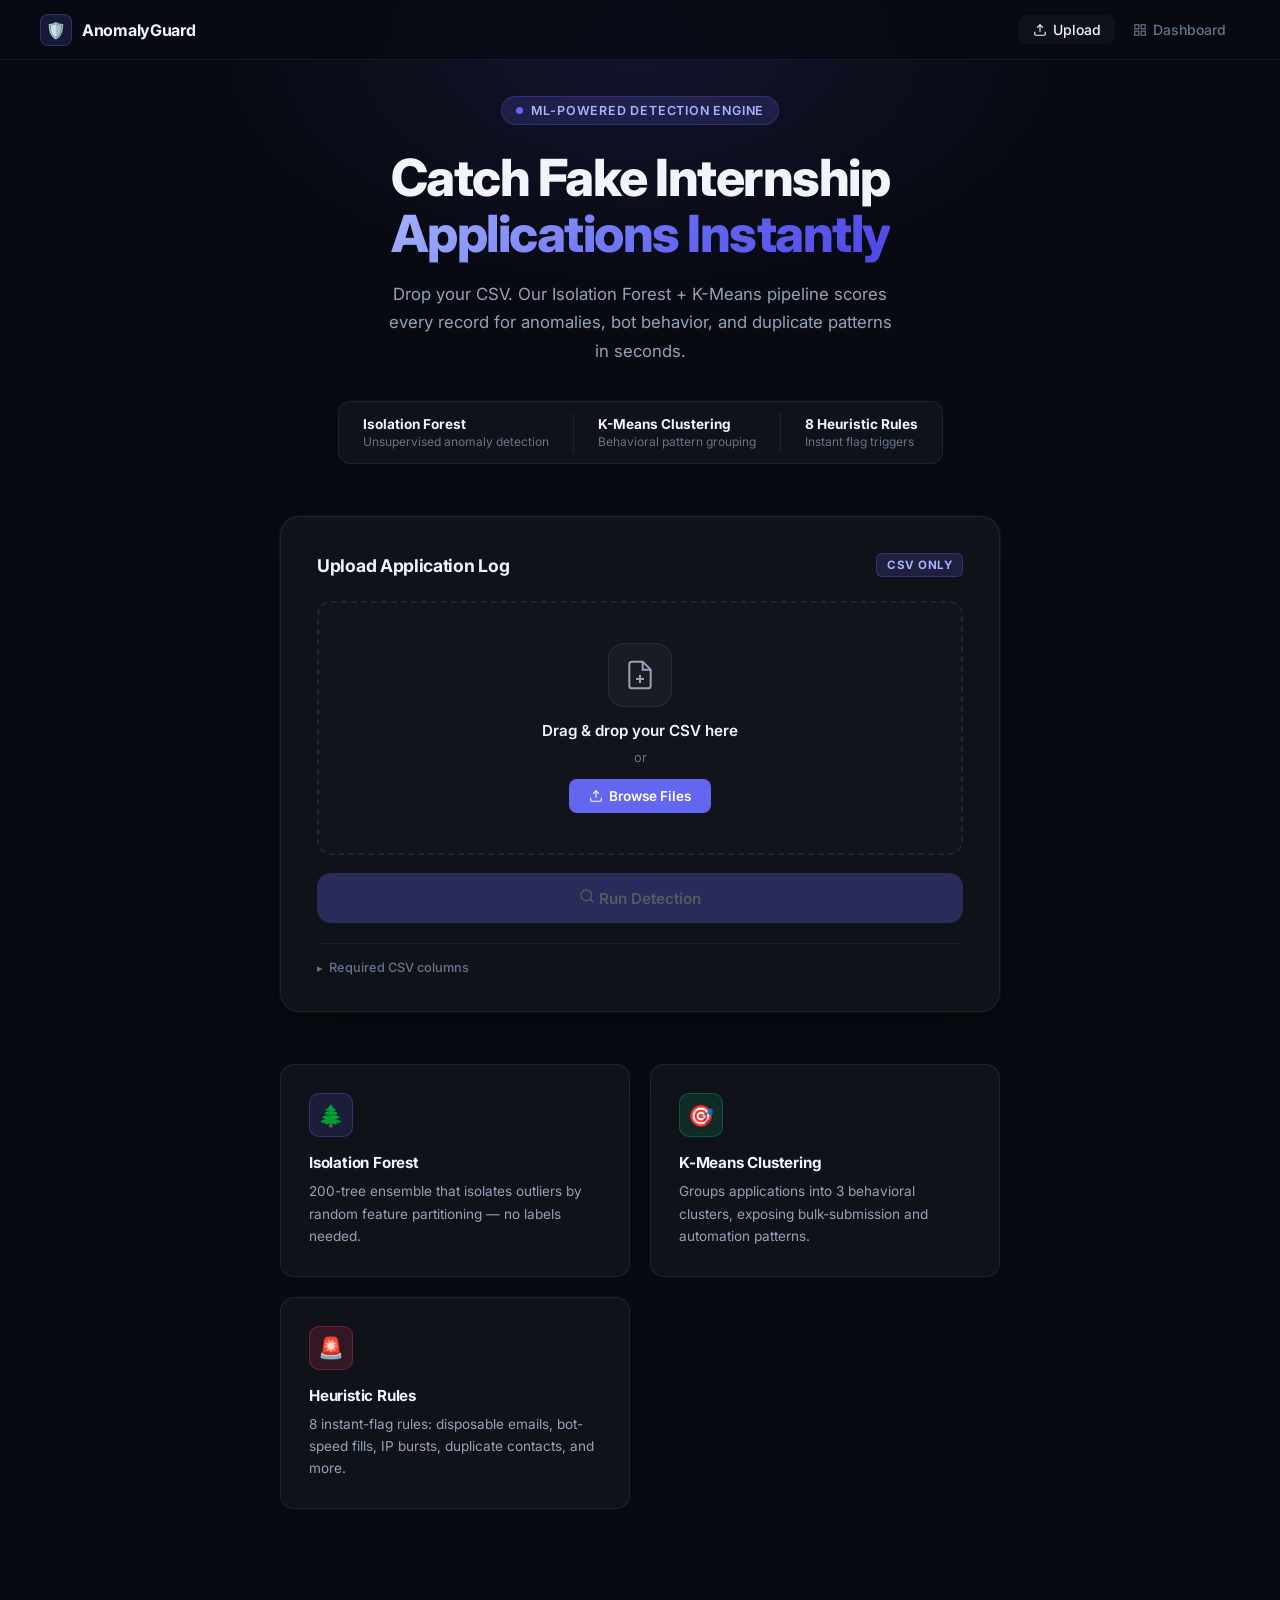
<file: templates/index.html>
<!DOCTYPE html>
<html lang="en">
<head>
  <meta charset="UTF-8" />
  <meta name="viewport" content="width=device-width, initial-scale=1.0"/>
  <title>Anomaly Detector — Upload</title>
  <link rel="stylesheet" href="/static/style.css" />
</head>
<body>

  <nav class="navbar">
    <div class="nav-brand">
      <div class="brand-icon">🛡️</div>
      <span>AnomalyGuard</span>
    </div>
    <div class="nav-links">
      <a href="/" class="active">
        <svg width="14" height="14" viewBox="0 0 24 24" fill="none" stroke="currentColor" stroke-width="2"><path d="M21 15v4a2 2 0 0 1-2 2H5a2 2 0 0 1-2-2v-4"/><polyline points="17 8 12 3 7 8"/><line x1="12" y1="3" x2="12" y2="15"/></svg>
        Upload
      </a>
      <a href="/dashboard">
        <svg width="14" height="14" viewBox="0 0 24 24" fill="none" stroke="currentColor" stroke-width="2"><rect x="3" y="3" width="7" height="7"/><rect x="14" y="3" width="7" height="7"/><rect x="14" y="14" width="7" height="7"/><rect x="3" y="14" width="7" height="7"/></svg>
        Dashboard
      </a>
    </div>
  </nav>

  <div class="page-glow"></div>

  <main class="upload-page">

    <div class="hero">
      <div class="hero-eyebrow">
        <span class="pulse-dot"></span>
        ML-Powered Detection Engine
      </div>
      <h1>Catch Fake Internship<br/><em>Applications Instantly</em></h1>
      <p>Drop your CSV. Our Isolation Forest + K-Means pipeline scores every record for anomalies, bot behavior, and duplicate patterns in seconds.</p>

      <div class="hero-stats">
        <div class="stat-item">
          <strong>Isolation Forest</strong>
          <span>Unsupervised anomaly detection</span>
        </div>
        <div class="stat-divider"></div>
        <div class="stat-item">
          <strong>K-Means Clustering</strong>
          <span>Behavioral pattern grouping</span>
        </div>
        <div class="stat-divider"></div>
        <div class="stat-item">
          <strong>8 Heuristic Rules</strong>
          <span>Instant flag triggers</span>
        </div>
      </div>
    </div>

    <div class="upload-card">
      <div class="upload-card-header">
        <h2>Upload Application Log</h2>
        <span class="badge-format">CSV only</span>
      </div>

      <div class="drop-zone" id="dropZone">
        <div class="drop-visual">
          <div class="drop-icon-wrap">
            <svg width="32" height="32" viewBox="0 0 24 24" fill="none" stroke="currentColor" stroke-width="1.5"><path d="M14 2H6a2 2 0 0 0-2 2v16a2 2 0 0 0 2 2h12a2 2 0 0 0 2-2V8z"/><polyline points="14 2 14 8 20 8"/><line x1="12" y1="18" x2="12" y2="12"/><line x1="9" y1="15" x2="15" y2="15"/></svg>
          </div>
          <p class="drop-label">Drag & drop your CSV here</p>
          <span class="drop-sub">or</span>
          <label class="btn-browse" id="browseBtn">
            <svg width="14" height="14" viewBox="0 0 24 24" fill="none" stroke="currentColor" stroke-width="2"><path d="M21 15v4a2 2 0 0 1-2 2H5a2 2 0 0 1-2-2v-4"/><polyline points="17 8 12 3 7 8"/><line x1="12" y1="3" x2="12" y2="15"/></svg>
            Browse Files
          </label>
          <input type="file" id="fileInput" accept=".csv" hidden />
        </div>

        <div class="file-preview hidden" id="filePreview" style="display:none">
          <div class="file-icon">📄</div>
          <div class="file-info">
            <div class="file-name" id="fileName"></div>
            <div class="file-size" id="fileSize"></div>
          </div>
          <button class="file-remove" id="fileRemove" title="Remove">✕</button>
        </div>
      </div>

      <button class="btn-analyze" id="analyzeBtn" disabled>
        <span id="btnText">
          <svg width="16" height="16" viewBox="0 0 24 24" fill="none" stroke="currentColor" stroke-width="2"><circle cx="11" cy="11" r="8"/><line x1="21" y1="21" x2="16.65" y2="16.65"/></svg>
          Run Detection
        </span>
        <span id="btnSpinner" class="spinner hidden"></span>
      </button>

      <div class="progress-wrap hidden" id="progressWrap">
        <div class="progress-bar" id="progressBar"></div>
        <span class="progress-label" id="progressLabel">Initializing pipeline...</span>
      </div>

      <div class="alert-box error hidden" id="errorBox"></div>

      <div class="required-cols">
        <details>
          <summary>Required CSV columns</summary>
          <div class="cols-grid">
            <code>application_id</code><code>applicant_name</code><code>email</code>
            <code>phone</code><code>university</code><code>department</code>
            <code>cgpa</code><code>submission_time</code><code>submission_hour</code>
            <code>ip_address</code><code>device_type</code><code>time_to_fill_sec</code>
            <code>resume_similarity_score</code><code>is_duplicate_email</code>
            <code>is_duplicate_phone</code><code>apps_from_same_ip_1hr</code>
            <code>email_domain_type</code>
          </div>
        </details>
      </div>
    </div>

    <div class="features-grid">
      <div class="feature-card">
        <div class="feat-icon-wrap" style="--clr:#6366f1">🌲</div>
        <h3>Isolation Forest</h3>
        <p>200-tree ensemble that isolates outliers by random feature partitioning — no labels needed.</p>
      </div>
      <div class="feature-card">
        <div class="feat-icon-wrap" style="--clr:#10b981">🎯</div>
        <h3>K-Means Clustering</h3>
        <p>Groups applications into 3 behavioral clusters, exposing bulk-submission and automation patterns.</p>
      </div>
      <div class="feature-card">
        <div class="feat-icon-wrap" style="--clr:#f43f5e">🚨</div>
        <h3>Heuristic Rules</h3>
        <p>8 instant-flag rules: disposable emails, bot-speed fills, IP bursts, duplicate contacts, and more.</p>
      </div>
    </div>

  </main>

  <script src="/static/upload.js"></script>
</body>
</html>
</file>
<file: static/style.css>
@import url('https://fonts.googleapis.com/css2?family=Inter:wght@400;500;600;700;800&family=JetBrains+Mono:wght@400;500&display=swap');

*, *::before, *::after {
  box-sizing: border-box;
  margin: 0;
  padding: 0;
}

:root {
  --bg:            #080a12;
  --bg2:           #0d1020;
  --surface:       rgba(255,255,255,0.035);
  --surface-hover: rgba(255,255,255,0.06);
  --border:        rgba(255,255,255,0.07);
  --border-soft:   rgba(255,255,255,0.04);
  --accent:        #6366f1;
  --accent-dim:    rgba(99,102,241,0.18);
  --accent-glow:   rgba(99,102,241,0.35);
  --fake:          #f43f5e;
  --fake-dim:      rgba(244,63,94,0.12);
  --suspicious:    #f59e0b;
  --suspicious-dim:rgba(245,158,11,0.12);
  --normal:        #10b981;
  --normal-dim:    rgba(16,185,129,0.12);
  --text:          #f1f5f9;
  --muted:         #64748b;
  --muted2:        #94a3b8;
  --radius:        14px;
  --radius-sm:     8px;
}

body {
  background: var(--bg);
  color: var(--text);
  font-family: 'Inter', system-ui, sans-serif;
  min-height: 100vh;
  -webkit-font-smoothing: antialiased;
  overflow-x: hidden;
}

/* ── GRID GLOW ─────────────────────────────────────── */
.page-glow {
  position: fixed;
  top: -200px;
  left: 50%;
  transform: translateX(-50%);
  width: 900px;
  height: 500px;
  background: radial-gradient(ellipse at center, rgba(99,102,241,0.12) 0%, transparent 70%);
  pointer-events: none;
  z-index: 0;
}

/* ── NAVBAR ────────────────────────────────────────── */
.navbar {
  display: flex;
  align-items: center;
  justify-content: space-between;
  padding: 0 40px;
  height: 60px;
  background: rgba(8,10,18,0.8);
  backdrop-filter: blur(20px);
  -webkit-backdrop-filter: blur(20px);
  border-bottom: 1px solid var(--border);
  position: sticky;
  top: 0;
  z-index: 200;
}

.nav-brand {
  display: flex;
  align-items: center;
  gap: 10px;
  font-size: 1rem;
  font-weight: 700;
  color: var(--text);
  letter-spacing: -0.3px;
}

.brand-icon {
  width: 32px;
  height: 32px;
  background: var(--accent-dim);
  border: 1px solid rgba(99,102,241,0.3);
  border-radius: 8px;
  display: flex;
  align-items: center;
  justify-content: center;
  font-size: 1rem;
}

.nav-links {
  display: flex;
  gap: 4px;
}

.nav-links a {
  display: flex;
  align-items: center;
  gap: 6px;
  color: var(--muted);
  text-decoration: none;
  padding: 6px 14px;
  border-radius: var(--radius-sm);
  font-size: 0.875rem;
  font-weight: 500;
  transition: all 0.2s;
}

.nav-links a:hover { color: var(--text); background: var(--surface); }
.nav-links a.active { color: var(--text); background: var(--surface); }

/* ── PAGES ─────────────────────────────────────────── */
.upload-page, .dashboard-page {
  position: relative;
  z-index: 1;
  max-width: 1320px;
  margin: 0 auto;
  padding: 36px 32px 100px;
}

/* ── HERO ──────────────────────────────────────────── */
.hero {
  text-align: center;
  margin-bottom: 52px;
}

.hero-eyebrow {
  display: inline-flex;
  align-items: center;
  gap: 8px;
  padding: 6px 14px;
  background: var(--accent-dim);
  border: 1px solid rgba(99,102,241,0.25);
  border-radius: 20px;
  font-size: 0.78rem;
  font-weight: 600;
  color: #a5b4fc;
  text-transform: uppercase;
  letter-spacing: 0.8px;
  margin-bottom: 24px;
}

.pulse-dot {
  width: 7px;
  height: 7px;
  background: #6366f1;
  border-radius: 50%;
  animation: pulse 2s infinite;
}

@keyframes pulse {
  0%, 100% { opacity: 1; transform: scale(1); }
  50%       { opacity: 0.5; transform: scale(1.4); }
}

.hero h1 {
  font-size: 3.2rem;
  font-weight: 800;
  line-height: 1.1;
  letter-spacing: -1.5px;
  color: var(--text);
  margin-bottom: 18px;
}

.hero h1 em {
  font-style: normal;
  background: linear-gradient(135deg, #a5b4fc 0%, #6366f1 60%, #4f46e5 100%);
  -webkit-background-clip: text;
  -webkit-text-fill-color: transparent;
  background-clip: text;
}

.hero > p {
  color: var(--muted2);
  font-size: 1.05rem;
  max-width: 520px;
  margin: 0 auto 36px;
  line-height: 1.7;
}

.hero-stats {
  display: inline-flex;
  align-items: center;
  gap: 0;
  background: var(--surface);
  border: 1px solid var(--border);
  border-radius: 12px;
  overflow: hidden;
}

.stat-item {
  display: flex;
  flex-direction: column;
  align-items: flex-start;
  padding: 14px 24px;
  gap: 2px;
}

.stat-item strong {
  font-size: 0.85rem;
  font-weight: 700;
  color: var(--text);
}

.stat-item span {
  font-size: 0.75rem;
  color: var(--muted);
}

.stat-divider {
  width: 1px;
  height: 40px;
  background: var(--border);
}

/* ── UPLOAD CARD ───────────────────────────────────── */
.upload-card {
  background: var(--surface);
  border: 1px solid var(--border);
  border-radius: 20px;
  padding: 36px;
  max-width: 720px;
  margin: 0 auto 52px;
  box-shadow: 0 0 0 1px var(--border-soft), 0 20px 60px rgba(0,0,0,0.3);
}

.upload-card-header {
  display: flex;
  align-items: center;
  justify-content: space-between;
  margin-bottom: 24px;
}

.upload-card-header h2 {
  font-size: 1.1rem;
  font-weight: 700;
  letter-spacing: -0.3px;
}

.badge-format {
  padding: 4px 10px;
  background: var(--accent-dim);
  border: 1px solid rgba(99,102,241,0.25);
  border-radius: 6px;
  font-size: 0.72rem;
  font-weight: 700;
  color: #a5b4fc;
  text-transform: uppercase;
  letter-spacing: 0.5px;
}

/* DROP ZONE */
.drop-zone {
  border: 2px dashed var(--border);
  border-radius: var(--radius);
  transition: all 0.25s ease;
  cursor: pointer;
  background: rgba(255,255,255,0.01);
  min-height: 200px;
  display: flex;
  align-items: center;
  justify-content: center;
}

.drop-zone.dragover {
  border-color: var(--accent);
  background: var(--accent-dim);
  box-shadow: 0 0 0 4px rgba(99,102,241,0.1);
}

.drop-visual {
  display: flex;
  flex-direction: column;
  align-items: center;
  gap: 10px;
  padding: 40px;
}

.drop-icon-wrap {
  width: 64px;
  height: 64px;
  background: var(--surface);
  border: 1px solid var(--border);
  border-radius: 16px;
  display: flex;
  align-items: center;
  justify-content: center;
  color: var(--muted2);
  margin-bottom: 4px;
}

.drop-label {
  font-size: 0.95rem;
  font-weight: 600;
  color: var(--text);
}

.drop-sub {
  font-size: 0.8rem;
  color: var(--muted);
}

.btn-browse {
  display: inline-flex;
  align-items: center;
  gap: 6px;
  padding: 9px 20px;
  background: var(--accent);
  color: #fff;
  border-radius: var(--radius-sm);
  font-size: 0.85rem;
  font-weight: 600;
  cursor: pointer;
  transition: opacity 0.2s;
  margin-top: 4px;
}

.btn-browse:hover { opacity: 0.85; }

/* FILE PREVIEW */
.file-preview {
  display: flex;
  align-items: center;
  gap: 14px;
  padding: 20px 24px;
  width: 100%;
}

.file-preview.hidden { display: none; }
.drop-visual.hidden  { display: none; }

.file-icon { font-size: 2rem; }

.file-info { flex: 1; }
.file-name { font-size: 0.9rem; font-weight: 600; color: var(--text); }
.file-size { font-size: 0.78rem; color: var(--muted); margin-top: 2px; }

.file-remove {
  width: 28px;
  height: 28px;
  border-radius: 50%;
  border: 1px solid var(--border);
  background: transparent;
  color: var(--muted);
  font-size: 0.75rem;
  cursor: pointer;
  display: flex;
  align-items: center;
  justify-content: center;
  transition: all 0.2s;
}

.file-remove:hover { background: var(--fake-dim); border-color: var(--fake); color: var(--fake); }

/* ANALYZE BUTTON */
.btn-analyze {
  display: flex;
  align-items: center;
  justify-content: center;
  gap: 8px;
  width: 100%;
  margin-top: 18px;
  padding: 15px;
  background: var(--accent);
  color: #fff;
  border: none;
  border-radius: var(--radius);
  font-size: 0.95rem;
  font-weight: 600;
  cursor: pointer;
  font-family: inherit;
  box-shadow: 0 4px 20px var(--accent-glow);
  transition: all 0.2s;
}

.btn-analyze:disabled { opacity: 0.3; cursor: not-allowed; box-shadow: none; }
.btn-analyze:not(:disabled):hover { opacity: 0.88; transform: translateY(-1px); }

/* PROGRESS */
.progress-wrap {
  margin-top: 14px;
  background: var(--surface);
  border: 1px solid var(--border);
  border-radius: var(--radius-sm);
  overflow: hidden;
  position: relative;
  height: 36px;
  display: flex;
  align-items: center;
  padding: 0 14px;
}

.progress-wrap.hidden { display: none; }

.progress-bar {
  position: absolute;
  left: 0; top: 0; bottom: 0;
  background: linear-gradient(90deg, var(--accent-dim), rgba(99,102,241,0.3));
  border-radius: var(--radius-sm);
  width: 0%;
  transition: width 0.4s ease;
}

.progress-label {
  position: relative;
  z-index: 1;
  font-size: 0.8rem;
  color: var(--muted2);
  font-weight: 500;
}

/* SPINNER */
.spinner {
  width: 18px;
  height: 18px;
  border: 2px solid rgba(255,255,255,0.25);
  border-top-color: #fff;
  border-radius: 50%;
  animation: spin 0.7s linear infinite;
  display: inline-block;
}

.spinner.hidden { display: none; }

@keyframes spin { to { transform: rotate(360deg); } }

/* ALERT BOX */
.alert-box {
  margin-top: 14px;
  padding: 12px 16px;
  border-radius: var(--radius-sm);
  font-size: 0.875rem;
  font-weight: 500;
  display: flex;
  align-items: flex-start;
  gap: 8px;
}

.alert-box.error {
  background: rgba(244,63,94,0.08);
  border: 1px solid rgba(244,63,94,0.25);
  color: #ff6b87;
}

.alert-box.hidden { display: none; }

/* REQUIRED COLUMNS */
.required-cols {
  margin-top: 20px;
  border-top: 1px solid var(--border-soft);
  padding-top: 16px;
}

.required-cols summary {
  font-size: 0.8rem;
  color: var(--muted);
  cursor: pointer;
  font-weight: 500;
  list-style: none;
  display: flex;
  align-items: center;
  gap: 6px;
}

.required-cols summary::-webkit-details-marker { display: none; }
.required-cols summary::before { content: '▸'; font-size: 0.7rem; }
.required-cols[open] summary::before { content: '▾'; }

.cols-grid {
  display: flex;
  flex-wrap: wrap;
  gap: 6px;
  margin-top: 12px;
}

.cols-grid code {
  font-family: 'JetBrains Mono', monospace;
  font-size: 0.72rem;
  padding: 3px 9px;
  background: var(--surface);
  border: 1px solid var(--border);
  border-radius: 5px;
  color: #a5b4fc;
}

/* ── FEATURES GRID ─────────────────────────────────── */
.features-grid {
  display: grid;
  grid-template-columns: repeat(auto-fit, minmax(260px, 1fr));
  gap: 20px;
  max-width: 720px;
  margin: 0 auto;
}

.feature-card {
  background: var(--surface);
  border: 1px solid var(--border);
  border-radius: var(--radius);
  padding: 28px;
  transition: border-color 0.2s, transform 0.2s;
}

.feature-card:hover {
  border-color: rgba(255,255,255,0.12);
  transform: translateY(-2px);
}

.feat-icon-wrap {
  width: 44px;
  height: 44px;
  border-radius: 10px;
  background: color-mix(in srgb, var(--clr) 15%, transparent);
  border: 1px solid color-mix(in srgb, var(--clr) 30%, transparent);
  display: flex;
  align-items: center;
  justify-content: center;
  font-size: 1.3rem;
  margin-bottom: 16px;
}

.feature-card h3 {
  font-size: 0.95rem;
  font-weight: 700;
  margin-bottom: 8px;
  letter-spacing: -0.2px;
}

.feature-card p {
  font-size: 0.85rem;
  color: var(--muted2);
  line-height: 1.65;
}

/* ── DASHBOARD ─────────────────────────────────────── */
.empty-state {
  text-align: center;
  padding: 120px 24px;
}

.empty-icon {
  font-size: 4rem;
  margin-bottom: 20px;
  opacity: 0.5;
  display: block;
}

.empty-state h2 {
  font-size: 1.5rem;
  font-weight: 700;
  margin-bottom: 10px;
  letter-spacing: -0.5px;
}

.empty-state p {
  color: var(--muted2);
  font-size: 0.95rem;
  margin-bottom: 28px;
}

.empty-cta {
  display: inline-flex;
  max-width: 220px;
  margin: 0 auto;
  text-decoration: none;
}

.dash-header {
  display: flex;
  align-items: flex-start;
  justify-content: space-between;
  margin-bottom: 36px;
  flex-wrap: wrap;
  gap: 16px;
}

.dash-title {
  font-size: 1.8rem;
  font-weight: 800;
  letter-spacing: -0.8px;
  margin-bottom: 4px;
}

.dash-sub {
  font-size: 0.85rem;
  color: var(--muted);
}

.btn-new-analysis {
  display: flex;
  align-items: center;
  gap: 6px;
  padding: 9px 18px;
  background: var(--surface);
  border: 1px solid var(--border);
  border-radius: var(--radius-sm);
  color: var(--text);
  font-size: 0.85rem;
  font-weight: 600;
  cursor: pointer;
  font-family: inherit;
  transition: all 0.2s;
}

.btn-new-analysis:hover { background: var(--surface-hover); }

/* SUMMARY CARDS */
.summary-row {
  display: grid;
  grid-template-columns: repeat(4, 1fr);
  gap: 16px;
  margin-bottom: 28px;
}

.summary-card {
  background: var(--surface);
  border: 1px solid var(--border);
  border-radius: var(--radius);
  padding: 22px 24px 18px;
  position: relative;
  overflow: hidden;
  transition: transform 0.2s;
}

.summary-card::before {
  content: '';
  position: absolute;
  top: 0; left: 0;
  width: 100%;
  height: 2px;
}

.summary-card.total::before   { background: var(--accent); }
.summary-card.fake::before     { background: var(--fake); }
.summary-card.suspicious::before { background: var(--suspicious); }
.summary-card.normal::before   { background: var(--normal); }
.summary-card:hover { transform: translateY(-2px); }

.sc-top {
  display: flex;
  align-items: center;
  justify-content: space-between;
  margin-bottom: 12px;
}

.sc-icon { font-size: 1.3rem; }

.s-value {
  font-size: 2.4rem;
  font-weight: 800;
  line-height: 1;
  letter-spacing: -1px;
  margin-bottom: 4px;
}

.s-label {
  font-size: 0.75rem;
  color: var(--muted);
  font-weight: 600;
  text-transform: uppercase;
  letter-spacing: 0.6px;
  margin-bottom: 14px;
}

.sc-bar {
  height: 3px;
  background: var(--border);
  border-radius: 2px;
  overflow: hidden;
}

.sc-bar-fill {
  height: 100%;
  border-radius: 2px;
  transition: width 0.8s ease;
}

.fake-bar       { background: var(--fake); }
.susp-bar       { background: var(--suspicious); }
.norm-bar       { background: var(--normal); }

/* CHARTS */
.charts-grid {
  display: grid;
  grid-template-columns: repeat(auto-fit, minmax(420px, 1fr));
  gap: 20px;
  margin-bottom: 28px;
}

.chart-card {
  background: var(--surface);
  border: 1px solid var(--border);
  border-radius: var(--radius);
  padding: 24px;
}

.chart-card-header {
  display: flex;
  align-items: center;
  justify-content: space-between;
  margin-bottom: 20px;
}

.chart-card-header h3 {
  font-size: 0.95rem;
  font-weight: 700;
  letter-spacing: -0.2px;
}

.chart-tag {
  font-size: 0.7rem;
  font-weight: 600;
  padding: 3px 9px;
  background: var(--surface-hover);
  border: 1px solid var(--border);
  border-radius: 5px;
  color: var(--muted);
  text-transform: uppercase;
  letter-spacing: 0.5px;
}

.chart-container {
  position: relative;
  height: 260px;
}

/* FILTERS */
.filters-row {
  display: flex;
  align-items: center;
  gap: 10px;
  margin-bottom: 20px;
}

.filter-group {
  display: flex;
  align-items: center;
  gap: 0;
  flex-shrink: 0;
}

.filter-group label { display: none; }

.filter-group select {
  padding: 10px 32px 10px 14px;
  background: #0d1020;
  border: 1px solid var(--border);
  border-radius: var(--radius-sm);
  color: var(--text);
  font-size: 0.875rem;
  outline: none;
  font-family: inherit;
  cursor: pointer;
  transition: border-color 0.2s;
  appearance: none;
  background-image: url("data:image/svg+xml,%3Csvg xmlns='http://www.w3.org/2000/svg' width='12' height='12' viewBox='0 0 24 24' fill='none' stroke='%2364748b' stroke-width='2'%3E%3Cpolyline points='6 9 12 15 18 9'/%3E%3C/svg%3E");
  background-repeat: no-repeat;
  background-position: right 10px center;
  white-space: nowrap;
}

.filter-group select option {
  background: #0d1020;
  color: var(--text);
}

.filter-group select:focus { border-color: var(--accent); }

.search-group {
  position: relative;
  display: flex;
  align-items: center;
  flex: 1;
}

.search-group svg {
  position: absolute;
  left: 12px;
  color: var(--muted);
  pointer-events: none;
}

.search-group input {
  width: 100%;
  padding: 10px 12px 10px 36px;
  background: var(--surface);
  border: 1px solid var(--border);
  border-radius: var(--radius-sm);
  color: var(--text);
  font-size: 0.875rem;
  outline: none;
  font-family: inherit;
  transition: border-color 0.2s;
}

.search-group input::placeholder { color: var(--muted); }
.search-group input:focus { border-color: var(--accent); }

.btn-export {
  display: flex;
  align-items: center;
  gap: 6px;
  padding: 10px 18px;
  background: var(--surface);
  border: 1px solid var(--border);
  border-radius: var(--radius-sm);
  color: var(--text);
  font-size: 0.85rem;
  font-weight: 600;
  cursor: pointer;
  font-family: inherit;
  white-space: nowrap;
  transition: all 0.2s;
}

.btn-export:hover { background: var(--surface-hover); border-color: rgba(255,255,255,0.12); }

/* TABLE */
.table-container-glass {
  background: var(--surface);
  border: 1px solid var(--border);
  border-radius: var(--radius);
  overflow: hidden;
}

.table-meta {
  padding: 14px 24px;
  font-size: 0.78rem;
  color: var(--muted);
  font-weight: 500;
  border-bottom: 1px solid var(--border-soft);
}

.table-wrapper { overflow-x: auto; }

.results-table {
  width: 100%;
  border-collapse: collapse;
  font-size: 0.855rem;
  text-align: left;
}

.results-table th {
  background: rgba(255,255,255,0.02);
  color: var(--muted);
  padding: 13px 18px;
  font-weight: 600;
  font-size: 0.75rem;
  text-transform: uppercase;
  letter-spacing: 0.5px;
  border-bottom: 1px solid var(--border);
  white-space: nowrap;
}

.results-table td {
  padding: 14px 18px;
  border-bottom: 1px solid var(--border-soft);
  white-space: nowrap;
  vertical-align: middle;
}

.results-table tbody tr:last-child td { border-bottom: none; }

.results-table tbody tr:hover { background: rgba(255,255,255,0.015); }

.td-mono {
  font-family: 'JetBrains Mono', monospace;
  font-size: 0.8rem;
  color: var(--muted2);
}

.td-email {
  font-size: 0.8rem;
  color: var(--muted2);
  max-width: 180px;
  overflow: hidden;
  text-overflow: ellipsis;
}

.td-score {
  font-family: 'JetBrains Mono', monospace;
  font-size: 0.82rem;
}

/* BADGES */
.badge {
  display: inline-flex;
  align-items: center;
  gap: 4px;
  padding: 4px 10px;
  border-radius: 6px;
  font-size: 0.72rem;
  font-weight: 700;
  text-transform: uppercase;
  letter-spacing: 0.4px;
  white-space: nowrap;
}

.badge::before { font-size: 0.6rem; }

.badge-fake        { background: var(--fake-dim);        color: var(--fake);        border: 1px solid rgba(244,63,94,0.2); }
.badge-fake::before { content: '●'; }
.badge-suspicious  { background: var(--suspicious-dim);  color: var(--suspicious);  border: 1px solid rgba(245,158,11,0.2); }
.badge-suspicious::before { content: '●'; }
.badge-normal      { background: var(--normal-dim);      color: var(--normal);      border: 1px solid rgba(16,185,129,0.2); }
.badge-normal::before { content: '●'; }

/* ALERT PILLS */
.alert-pills { display: flex; flex-wrap: wrap; gap: 4px; max-width: 220px; }

.alert-pill {
  display: inline-block;
  padding: 3px 8px;
  border-radius: 5px;
  font-size: 0.68rem;
  font-weight: 600;
  white-space: nowrap;
  background: rgba(244,63,94,0.08);
  color: #fb7185;
  border: 1px solid rgba(244,63,94,0.2);
}

.alert-pill.medium {
  background: rgba(245,158,11,0.08);
  color: #fbbf24;
  border-color: rgba(245,158,11,0.2);
}

.no-alerts {
  font-size: 0.78rem;
  color: var(--muted);
}

/* CLUSTER CHIP */
.cluster-chip {
  display: inline-flex;
  align-items: center;
  justify-content: center;
  width: 26px;
  height: 26px;
  border-radius: 50%;
  background: var(--accent-dim);
  border: 1px solid rgba(99,102,241,0.25);
  font-size: 0.78rem;
  font-weight: 700;
  color: #a5b4fc;
  font-family: 'JetBrains Mono', monospace;
}

/* PAGINATION */
.pagination {
  display: flex;
  justify-content: center;
  gap: 6px;
  padding: 20px 24px;
  border-top: 1px solid var(--border-soft);
  flex-wrap: wrap;
}

.page-btn {
  padding: 7px 14px;
  border-radius: var(--radius-sm);
  border: 1px solid var(--border);
  background: transparent;
  color: var(--muted2);
  font-size: 0.85rem;
  font-weight: 500;
  cursor: pointer;
  font-family: inherit;
  transition: all 0.15s;
}

.page-btn:hover { background: var(--surface-hover); color: var(--text); }
.page-btn.active { background: var(--accent); border-color: var(--accent); color: #fff; box-shadow: 0 0 12px var(--accent-glow); }

/* HIDDEN */
.hidden { display: none !important; }

/* SCORE COLOR CODING */
.score-good  { color: var(--normal); }
.score-mid   { color: var(--suspicious); }
.score-bad   { color: var(--fake); }

/* RESPONSIVE */
@media (max-width: 900px) {
  .summary-row { grid-template-columns: repeat(2, 1fr); }
  .charts-grid { grid-template-columns: 1fr; }
  .filters-row { flex-wrap: wrap; }
  .hero h1 { font-size: 2.2rem; }
  .navbar { padding: 0 20px; }
  .upload-page, .dashboard-page { padding: 40px 16px 80px; }
  .upload-card { padding: 24px; }
  .hero-stats { flex-direction: column; width: 100%; border-radius: 12px; }
  .stat-divider { width: 100%; height: 1px; }
  .stat-item { width: 100%; }
}

/* Prevent VS Code Simple Browser viewport quirks */
@media (max-width: 600px) {
  .hero h1 { font-size: 1.8rem; letter-spacing: -0.8px; }
  .hero-eyebrow { font-size: 0.7rem; }
  .hero > p { font-size: 0.9rem; }
  .hero-stats { display: none; }
  .features-grid { grid-template-columns: 1fr; }
}

@media (max-width: 600px) {
  .summary-row { grid-template-columns: 1fr 1fr; }
  .dash-header { flex-direction: column; }
}
</file>
